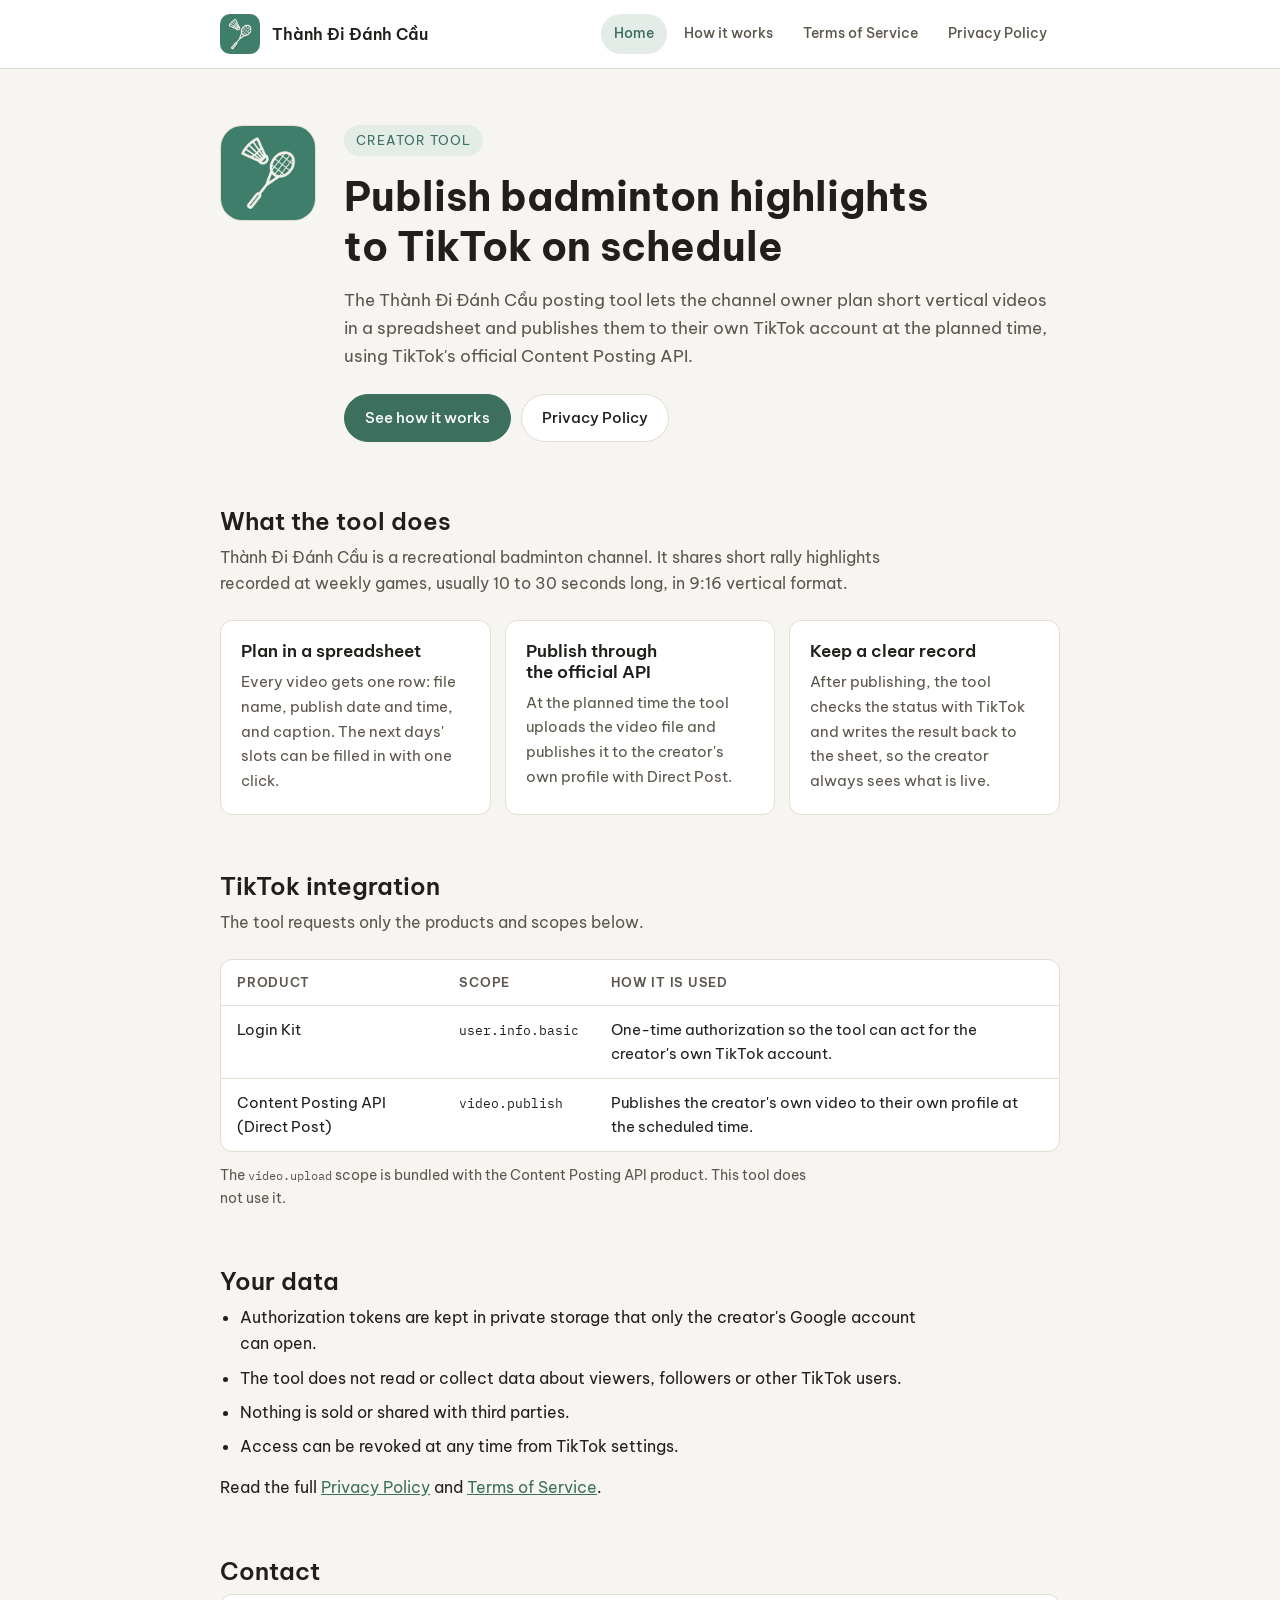
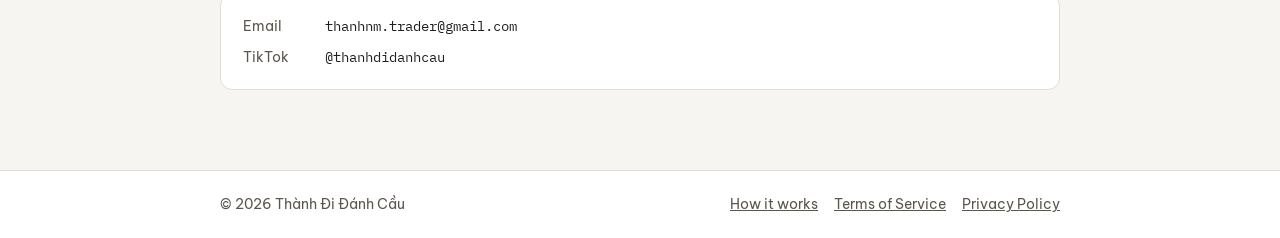
<file: index.html>
<!doctype html>
<html lang="en">
<head>
<meta charset="utf-8">
<meta name="viewport" content="width=device-width, initial-scale=1">
<title>Thành Đi Đánh Cầu Video Posting Tool</title>
<meta name="description" content="A tool that publishes the creator's own badminton highlight videos to their own TikTok account on a schedule.">
<link rel="icon" type="image/png" href="favicon.png">
<link rel="apple-touch-icon" href="favicon.png">
<link rel="preconnect" href="https://fonts.googleapis.com">
<link rel="stylesheet" href="https://fonts.googleapis.com/css2?family=Be+Vietnam+Pro:wght@400;500;600;700&family=IBM+Plex+Mono:wght@400;500&display=swap">
<link rel="stylesheet" href="style.css">
</head>
<body>
<header class="site">
  <div class="wrap">
    <a class="brand" href="index.html"><img src="favicon.png" alt="Thành Đi Đánh Cầu logo"><span>Thành Đi Đánh Cầu</span></a>
    <nav class="main">
      <a href="index.html" aria-current="page">Home</a>
      <a href="how-it-works.html">How it works</a>
      <a href="terms.html">Terms of Service</a>
      <a href="privacy.html">Privacy Policy</a>
    </nav>
  </div>
</header>

<main class="wrap">
  <div class="hero">
    <img class="hero-logo" src="favicon.png" alt="Thành Đi Đánh Cầu logo">
    <div>
      <span class="eyebrow">Creator tool</span>
      <h1>Publish badminton highlights to TikTok on schedule</h1>
      <p>
        The Thành Đi Đánh Cầu posting tool lets the channel owner plan short vertical videos in a
        spreadsheet and publishes them to their own TikTok account at the planned time, using
        TikTok's official Content Posting API.
      </p>
      <div class="actions">
        <a class="btn primary" href="how-it-works.html">See how it works</a>
        <a class="btn" href="privacy.html">Privacy Policy</a>
      </div>
    </div>
  </div>

  <section>
    <h2>What the tool does</h2>
    <p class="lead">
      Thành Đi Đánh Cầu is a recreational badminton channel. It shares short rally highlights
      recorded at weekly games, usually 10 to 30 seconds long, in 9:16 vertical format.
    </p>
    <div class="grid">
      <div class="card">
        <h3>Plan in a spreadsheet</h3>
        <p>Every video gets one row: file name, publish date and time, and caption. The next days' slots can be filled in with one click.</p>
      </div>
      <div class="card">
        <h3>Publish through the official API</h3>
        <p>At the planned time the tool uploads the video file and publishes it to the creator's own profile with Direct Post.</p>
      </div>
      <div class="card">
        <h3>Keep a clear record</h3>
        <p>After publishing, the tool checks the status with TikTok and writes the result back to the sheet, so the creator always sees what is live.</p>
      </div>
    </div>
  </section>

  <section>
    <h2>TikTok integration</h2>
    <p class="lead">The tool requests only the products and scopes below.</p>
    <div class="table-wrap">
      <table>
        <thead>
          <tr><th>Product</th><th>Scope</th><th>How it is used</th></tr>
        </thead>
        <tbody>
          <tr>
            <td>Login Kit</td>
            <td><code>user.info.basic</code></td>
            <td>One-time authorization so the tool can act for the creator's own TikTok account.</td>
          </tr>
          <tr>
            <td>Content Posting API (Direct Post)</td>
            <td><code>video.publish</code></td>
            <td>Publishes the creator's own video to their own profile at the scheduled time.</td>
          </tr>
        </tbody>
      </table>
    </div>
    <p class="note">The <code>video.upload</code> scope is bundled with the Content Posting API product. This tool does not use it.</p>
  </section>

  <section>
    <h2>Your data</h2>
    <ul>
      <li>Authorization tokens are kept in private storage that only the creator's Google account can open.</li>
      <li>The tool does not read or collect data about viewers, followers or other TikTok users.</li>
      <li>Nothing is sold or shared with third parties.</li>
      <li>Access can be revoked at any time from TikTok settings.</li>
    </ul>
    <p>Read the full <a href="privacy.html">Privacy Policy</a> and <a href="terms.html">Terms of Service</a>.</p>
  </section>

  <section>
    <h2>Contact</h2>
    <div class="contact">
      <div class="contact-row"><span class="contact-label">Email</span><span class="contact-value">thanhnm.trader@gmail.com</span></div>
      <div class="contact-row"><span class="contact-label">TikTok</span><span class="contact-value">@thanhdidanhcau</span></div>
    </div>
  </section>
</main>

<footer class="site">
  <div class="wrap">
    <span>&copy; 2026 Thành Đi Đánh Cầu</span>
    <nav>
      <a href="how-it-works.html">How it works</a>
      <a href="terms.html">Terms of Service</a>
      <a href="privacy.html">Privacy Policy</a>
    </nav>
  </div>
</footer>
</body>
</html>
</file>
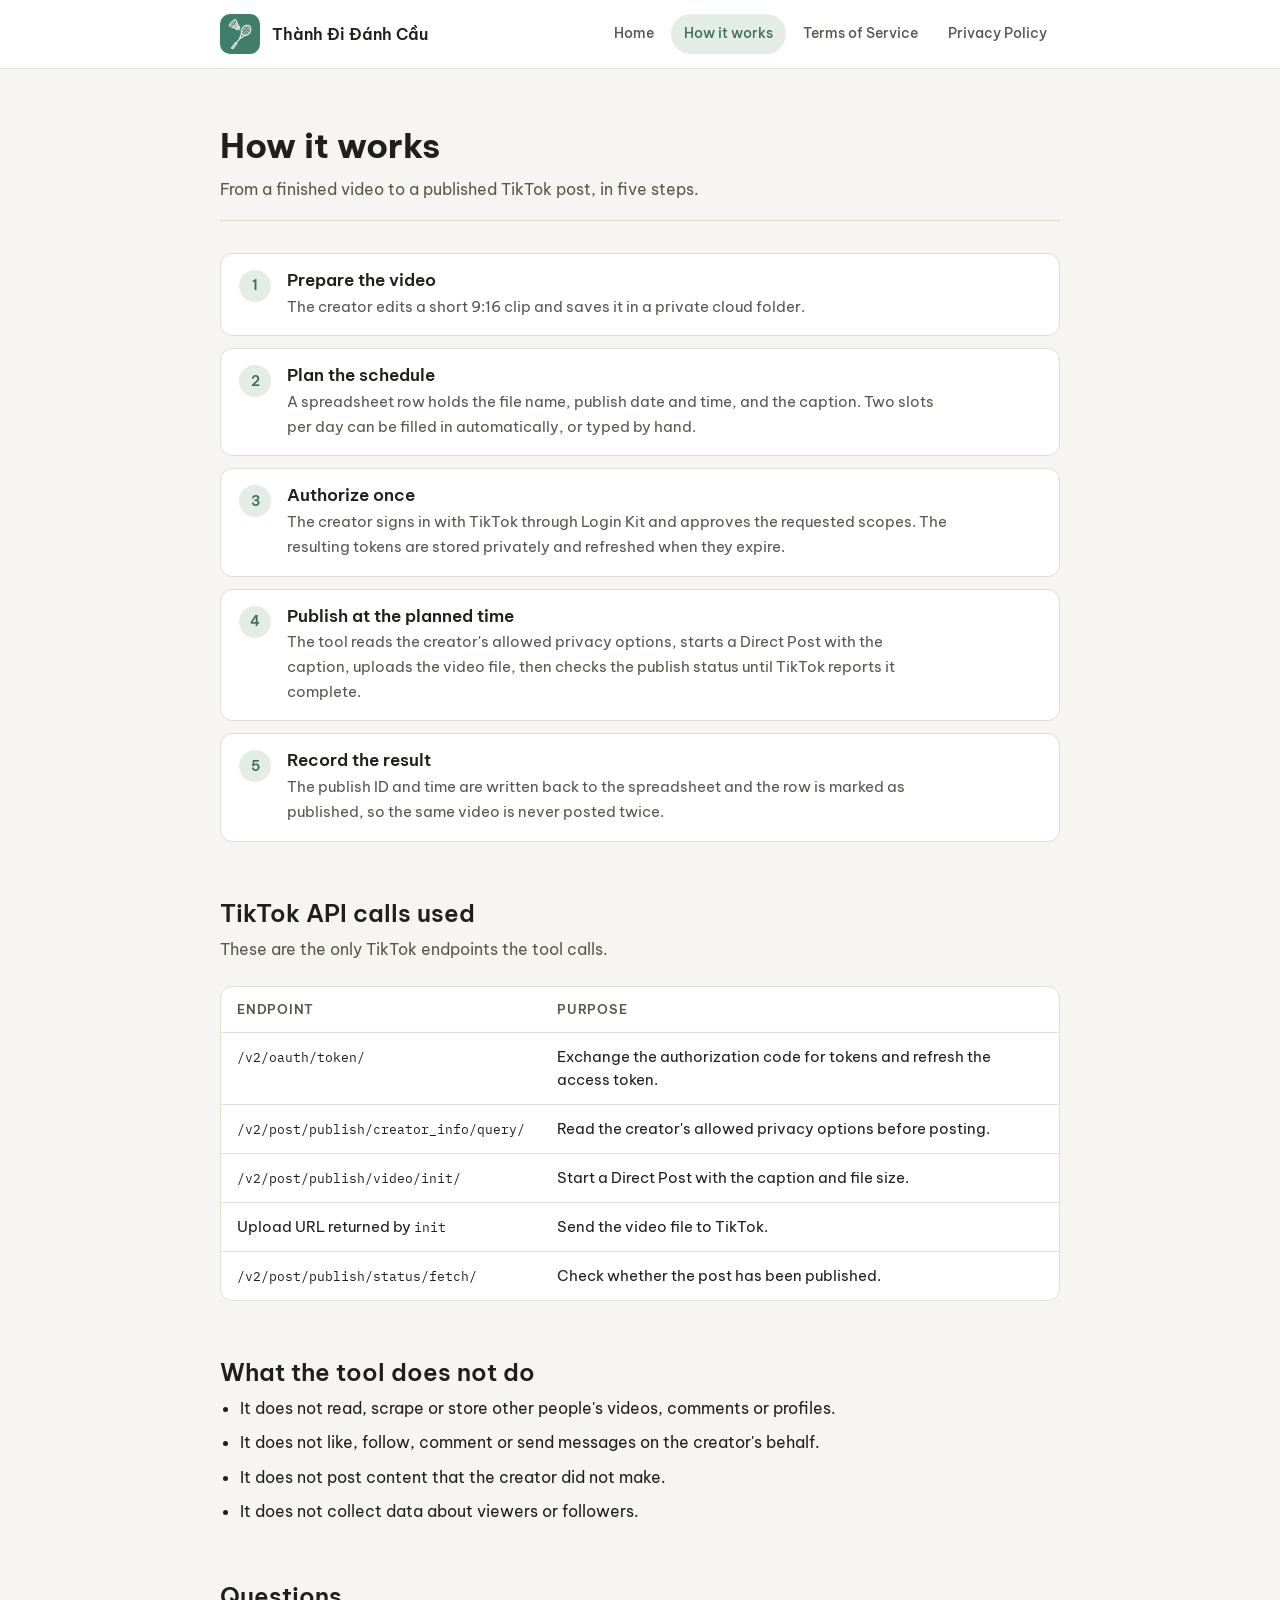
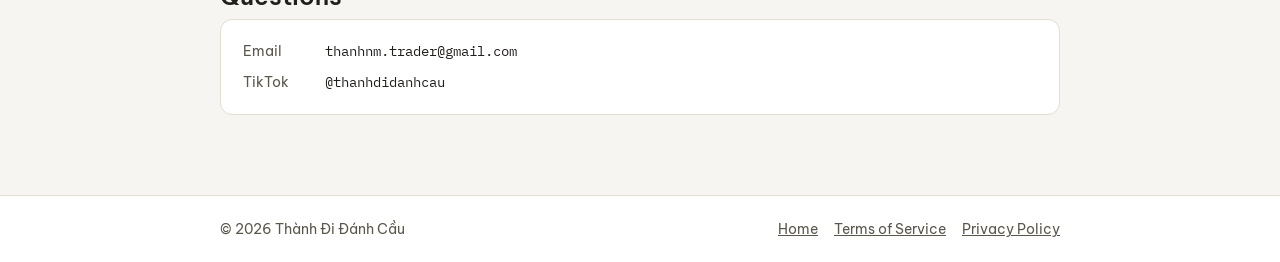
<file: how-it-works.html>
<!doctype html>
<html lang="en">
<head>
<meta charset="utf-8">
<meta name="viewport" content="width=device-width, initial-scale=1">
<title>How It Works - Thành Đi Đánh Cầu Video Posting Tool</title>
<meta name="description" content="Step by step: how the posting tool plans, authorizes and publishes videos to TikTok.">
<link rel="icon" type="image/png" href="favicon.png">
<link rel="apple-touch-icon" href="favicon.png">
<link rel="preconnect" href="https://fonts.googleapis.com">
<link rel="stylesheet" href="https://fonts.googleapis.com/css2?family=Be+Vietnam+Pro:wght@400;500;600;700&family=IBM+Plex+Mono:wght@400;500&display=swap">
<link rel="stylesheet" href="style.css">
</head>
<body>
<header class="site">
  <div class="wrap">
    <a class="brand" href="index.html"><img src="favicon.png" alt="Thành Đi Đánh Cầu logo"><span>Thành Đi Đánh Cầu</span></a>
    <nav class="main">
      <a href="index.html">Home</a>
      <a href="how-it-works.html" aria-current="page">How it works</a>
      <a href="terms.html">Terms of Service</a>
      <a href="privacy.html">Privacy Policy</a>
    </nav>
  </div>
</header>

<main class="wrap">
  <div class="doc-head">
    <h1>How it works</h1>
    <p class="lead" style="margin:8px 0 0;">From a finished video to a published TikTok post, in five steps.</p>
  </div>

  <section>
    <ol class="steps">
      <li>
        <div>
          <h3>Prepare the video</h3>
          <p>The creator edits a short 9:16 clip and saves it in a private cloud folder.</p>
        </div>
      </li>
      <li>
        <div>
          <h3>Plan the schedule</h3>
          <p>A spreadsheet row holds the file name, publish date and time, and the caption. Two slots per day can be filled in automatically, or typed by hand.</p>
        </div>
      </li>
      <li>
        <div>
          <h3>Authorize once</h3>
          <p>The creator signs in with TikTok through Login Kit and approves the requested scopes. The resulting tokens are stored privately and refreshed when they expire.</p>
        </div>
      </li>
      <li>
        <div>
          <h3>Publish at the planned time</h3>
          <p>The tool reads the creator's allowed privacy options, starts a Direct Post with the caption, uploads the video file, then checks the publish status until TikTok reports it complete.</p>
        </div>
      </li>
      <li>
        <div>
          <h3>Record the result</h3>
          <p>The publish ID and time are written back to the spreadsheet and the row is marked as published, so the same video is never posted twice.</p>
        </div>
      </li>
    </ol>
  </section>

  <section>
    <h2>TikTok API calls used</h2>
    <p class="lead">These are the only TikTok endpoints the tool calls.</p>
    <div class="table-wrap">
      <table>
        <thead>
          <tr><th>Endpoint</th><th>Purpose</th></tr>
        </thead>
        <tbody>
          <tr><td><code>/v2/oauth/token/</code></td><td>Exchange the authorization code for tokens and refresh the access token.</td></tr>
          <tr><td><code>/v2/post/publish/creator_info/query/</code></td><td>Read the creator's allowed privacy options before posting.</td></tr>
          <tr><td><code>/v2/post/publish/video/init/</code></td><td>Start a Direct Post with the caption and file size.</td></tr>
          <tr><td>Upload URL returned by <code>init</code></td><td>Send the video file to TikTok.</td></tr>
          <tr><td><code>/v2/post/publish/status/fetch/</code></td><td>Check whether the post has been published.</td></tr>
        </tbody>
      </table>
    </div>
  </section>

  <section>
    <h2>What the tool does not do</h2>
    <ul>
      <li>It does not read, scrape or store other people's videos, comments or profiles.</li>
      <li>It does not like, follow, comment or send messages on the creator's behalf.</li>
      <li>It does not post content that the creator did not make.</li>
      <li>It does not collect data about viewers or followers.</li>
    </ul>
  </section>

  <section>
    <h2>Questions</h2>
    <div class="contact">
      <div class="contact-row"><span class="contact-label">Email</span><span class="contact-value">thanhnm.trader@gmail.com</span></div>
      <div class="contact-row"><span class="contact-label">TikTok</span><span class="contact-value">@thanhdidanhcau</span></div>
    </div>
  </section>
</main>

<footer class="site">
  <div class="wrap">
    <span>&copy; 2026 Thành Đi Đánh Cầu</span>
    <nav>
      <a href="index.html">Home</a>
      <a href="terms.html">Terms of Service</a>
      <a href="privacy.html">Privacy Policy</a>
    </nav>
  </div>
</footer>
</body>
</html>
</file>
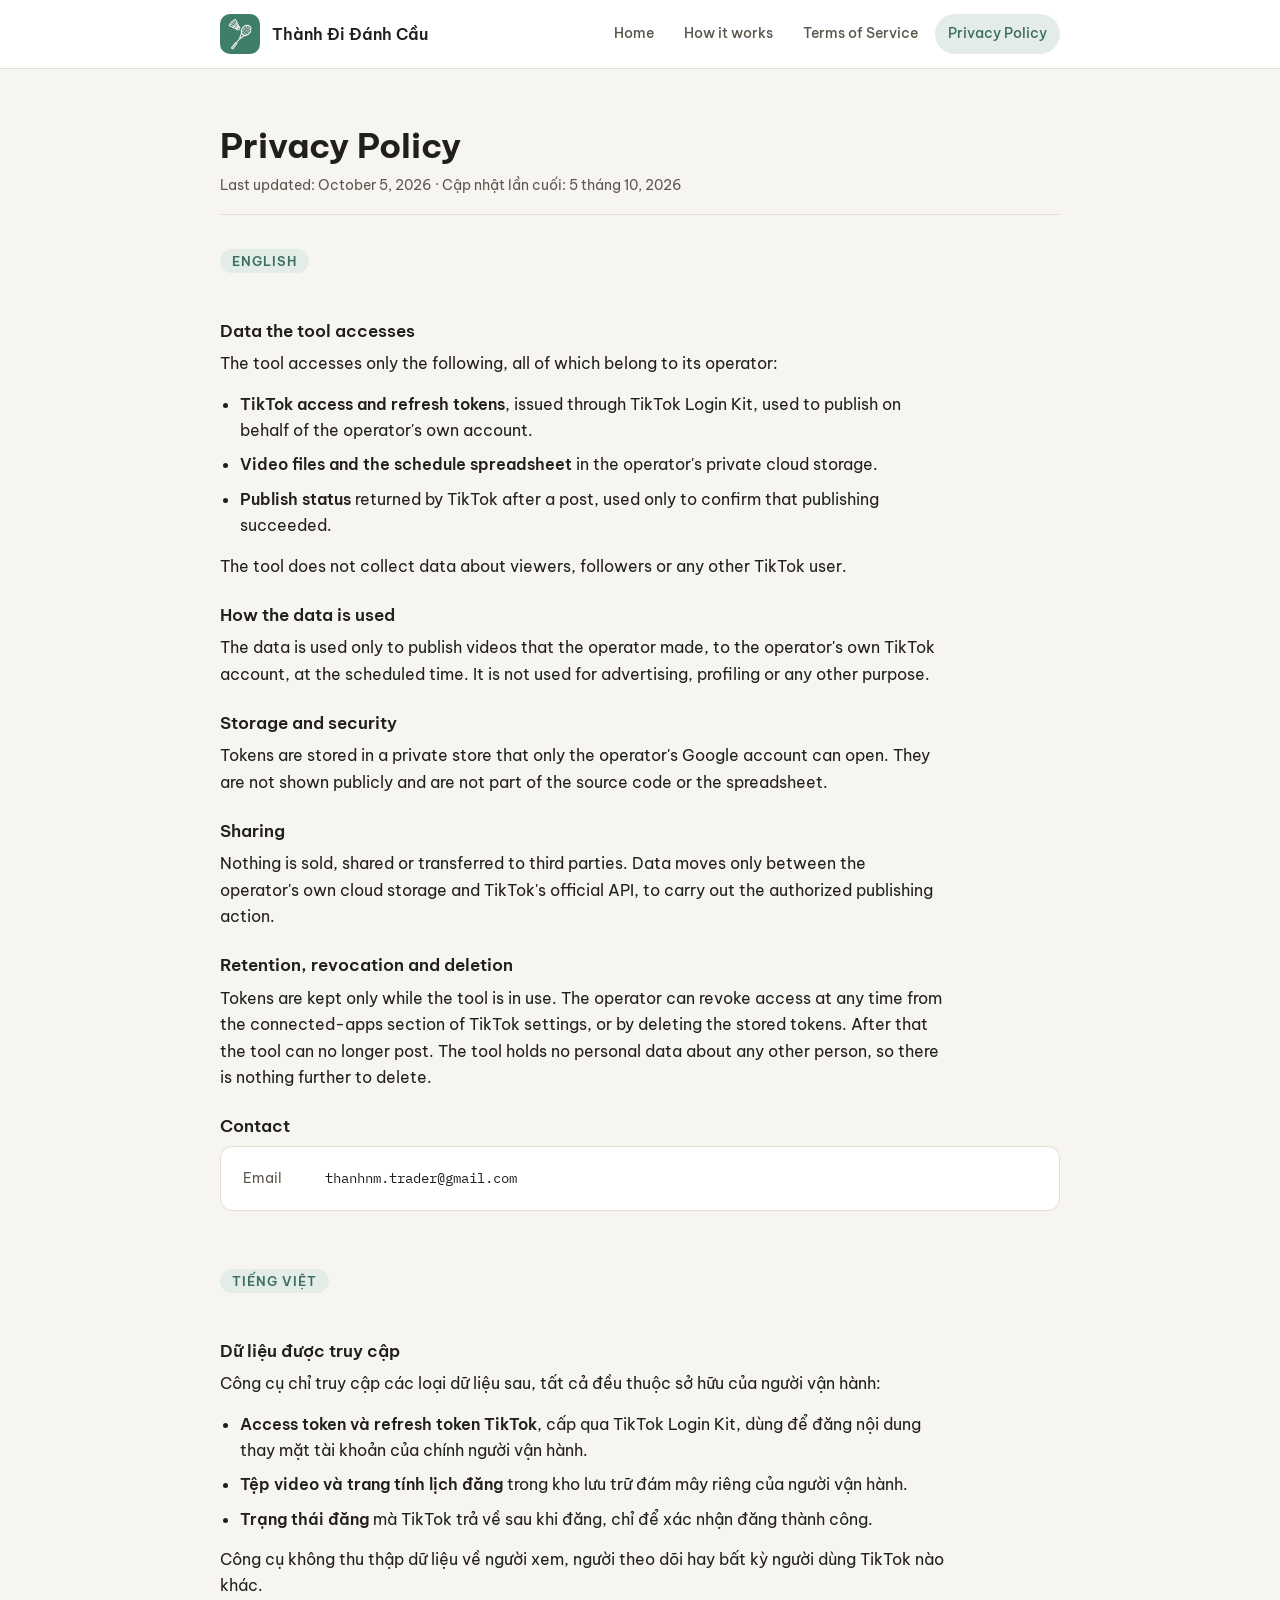
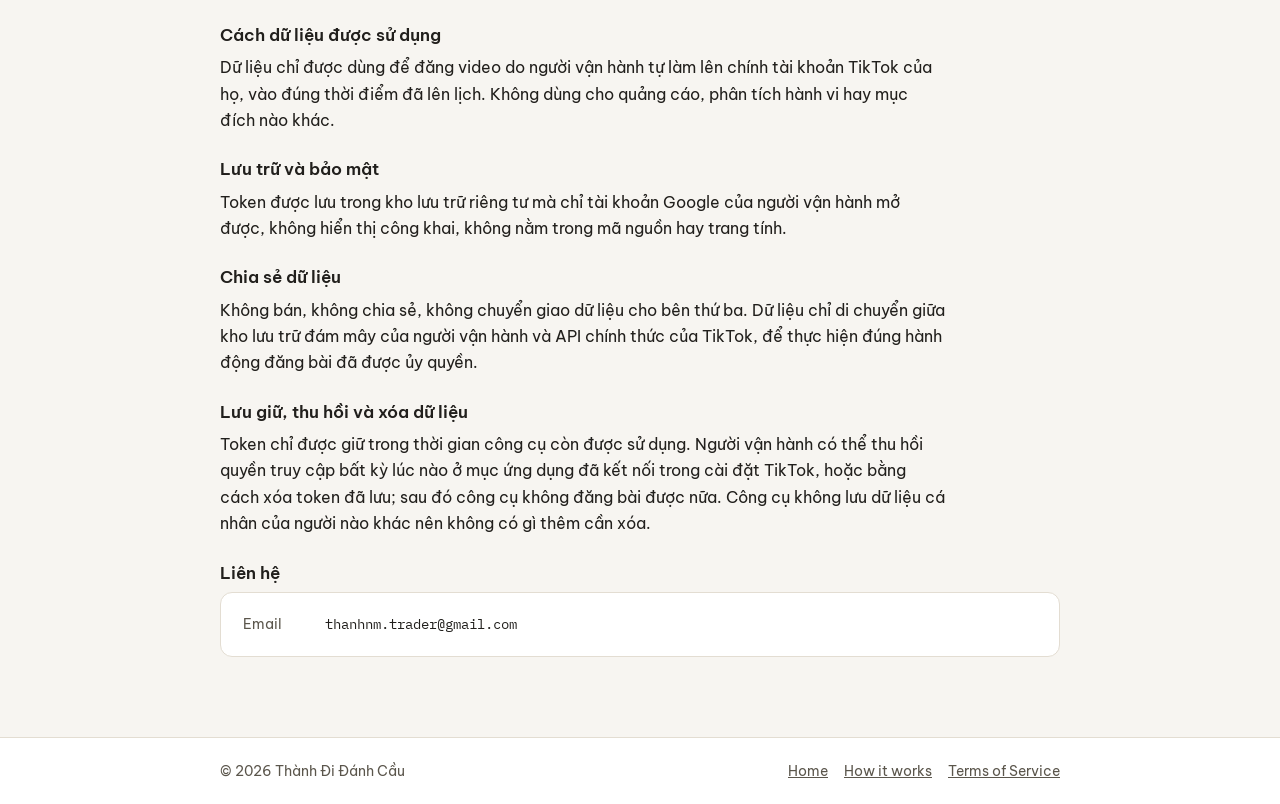
<file: privacy.html>
<!doctype html>
<html lang="en">
<head>
<meta charset="utf-8">
<meta name="viewport" content="width=device-width, initial-scale=1">
<title>Privacy Policy - Thành Đi Đánh Cầu Video Posting Tool</title>
<meta name="description" content="Privacy Policy for the Thành Đi Đánh Cầu video posting tool.">
<link rel="icon" type="image/png" href="favicon.png">
<link rel="apple-touch-icon" href="favicon.png">
<link rel="preconnect" href="https://fonts.googleapis.com">
<link rel="stylesheet" href="https://fonts.googleapis.com/css2?family=Be+Vietnam+Pro:wght@400;500;600;700&family=IBM+Plex+Mono:wght@400;500&display=swap">
<link rel="stylesheet" href="style.css">
</head>
<body>
<header class="site">
  <div class="wrap">
    <a class="brand" href="index.html"><img src="favicon.png" alt="Thành Đi Đánh Cầu logo"><span>Thành Đi Đánh Cầu</span></a>
    <nav class="main">
      <a href="index.html">Home</a>
      <a href="how-it-works.html">How it works</a>
      <a href="terms.html">Terms of Service</a>
      <a href="privacy.html" aria-current="page">Privacy Policy</a>
    </nav>
  </div>
</header>

<main class="wrap">
  <div class="doc-head">
    <h1>Privacy Policy</h1>
    <p class="updated">Last updated: October 5, 2026 &middot; Cập nhật lần cuối: 5 tháng 10, 2026</p>
  </div>

  <section class="lang" lang="en">
    <h2>English</h2>

    <h3>Data the tool accesses</h3>
    <p>The tool accesses only the following, all of which belong to its operator:</p>
    <ul>
      <li><strong>TikTok access and refresh tokens</strong>, issued through TikTok Login Kit, used to publish on behalf of the operator's own account.</li>
      <li><strong>Video files and the schedule spreadsheet</strong> in the operator's private cloud storage.</li>
      <li><strong>Publish status</strong> returned by TikTok after a post, used only to confirm that publishing succeeded.</li>
    </ul>
    <p>The tool does not collect data about viewers, followers or any other TikTok user.</p>

    <h3>How the data is used</h3>
    <p>The data is used only to publish videos that the operator made, to the operator's own TikTok account, at the scheduled time. It is not used for advertising, profiling or any other purpose.</p>

    <h3>Storage and security</h3>
    <p>Tokens are stored in a private store that only the operator's Google account can open. They are not shown publicly and are not part of the source code or the spreadsheet.</p>

    <h3>Sharing</h3>
    <p>Nothing is sold, shared or transferred to third parties. Data moves only between the operator's own cloud storage and TikTok's official API, to carry out the authorized publishing action.</p>

    <h3>Retention, revocation and deletion</h3>
    <p>Tokens are kept only while the tool is in use. The operator can revoke access at any time from the connected-apps section of TikTok settings, or by deleting the stored tokens. After that the tool can no longer post. The tool holds no personal data about any other person, so there is nothing further to delete.</p>

    <h3>Contact</h3>
    <div class="contact">
      <div class="contact-row"><span class="contact-label">Email</span><span class="contact-value">thanhnm.trader@gmail.com</span></div>
    </div>
  </section>

  <section class="lang" lang="vi">
    <h2>Tiếng Việt</h2>

    <h3>Dữ liệu được truy cập</h3>
    <p>Công cụ chỉ truy cập các loại dữ liệu sau, tất cả đều thuộc sở hữu của người vận hành:</p>
    <ul>
      <li><strong>Access token và refresh token TikTok</strong>, cấp qua TikTok Login Kit, dùng để đăng nội dung thay mặt tài khoản của chính người vận hành.</li>
      <li><strong>Tệp video và trang tính lịch đăng</strong> trong kho lưu trữ đám mây riêng của người vận hành.</li>
      <li><strong>Trạng thái đăng</strong> mà TikTok trả về sau khi đăng, chỉ để xác nhận đăng thành công.</li>
    </ul>
    <p>Công cụ không thu thập dữ liệu về người xem, người theo dõi hay bất kỳ người dùng TikTok nào khác.</p>

    <h3>Cách dữ liệu được sử dụng</h3>
    <p>Dữ liệu chỉ được dùng để đăng video do người vận hành tự làm lên chính tài khoản TikTok của họ, vào đúng thời điểm đã lên lịch. Không dùng cho quảng cáo, phân tích hành vi hay mục đích nào khác.</p>

    <h3>Lưu trữ và bảo mật</h3>
    <p>Token được lưu trong kho lưu trữ riêng tư mà chỉ tài khoản Google của người vận hành mở được, không hiển thị công khai, không nằm trong mã nguồn hay trang tính.</p>

    <h3>Chia sẻ dữ liệu</h3>
    <p>Không bán, không chia sẻ, không chuyển giao dữ liệu cho bên thứ ba. Dữ liệu chỉ di chuyển giữa kho lưu trữ đám mây của người vận hành và API chính thức của TikTok, để thực hiện đúng hành động đăng bài đã được ủy quyền.</p>

    <h3>Lưu giữ, thu hồi và xóa dữ liệu</h3>
    <p>Token chỉ được giữ trong thời gian công cụ còn được sử dụng. Người vận hành có thể thu hồi quyền truy cập bất kỳ lúc nào ở mục ứng dụng đã kết nối trong cài đặt TikTok, hoặc bằng cách xóa token đã lưu; sau đó công cụ không đăng bài được nữa. Công cụ không lưu dữ liệu cá nhân của người nào khác nên không có gì thêm cần xóa.</p>

    <h3>Liên hệ</h3>
    <div class="contact">
      <div class="contact-row"><span class="contact-label">Email</span><span class="contact-value">thanhnm.trader@gmail.com</span></div>
    </div>
  </section>
</main>

<footer class="site">
  <div class="wrap">
    <span>&copy; 2026 Thành Đi Đánh Cầu</span>
    <nav>
      <a href="index.html">Home</a>
      <a href="how-it-works.html">How it works</a>
      <a href="terms.html">Terms of Service</a>
    </nav>
  </div>
</footer>
</body>
</html>
</file>
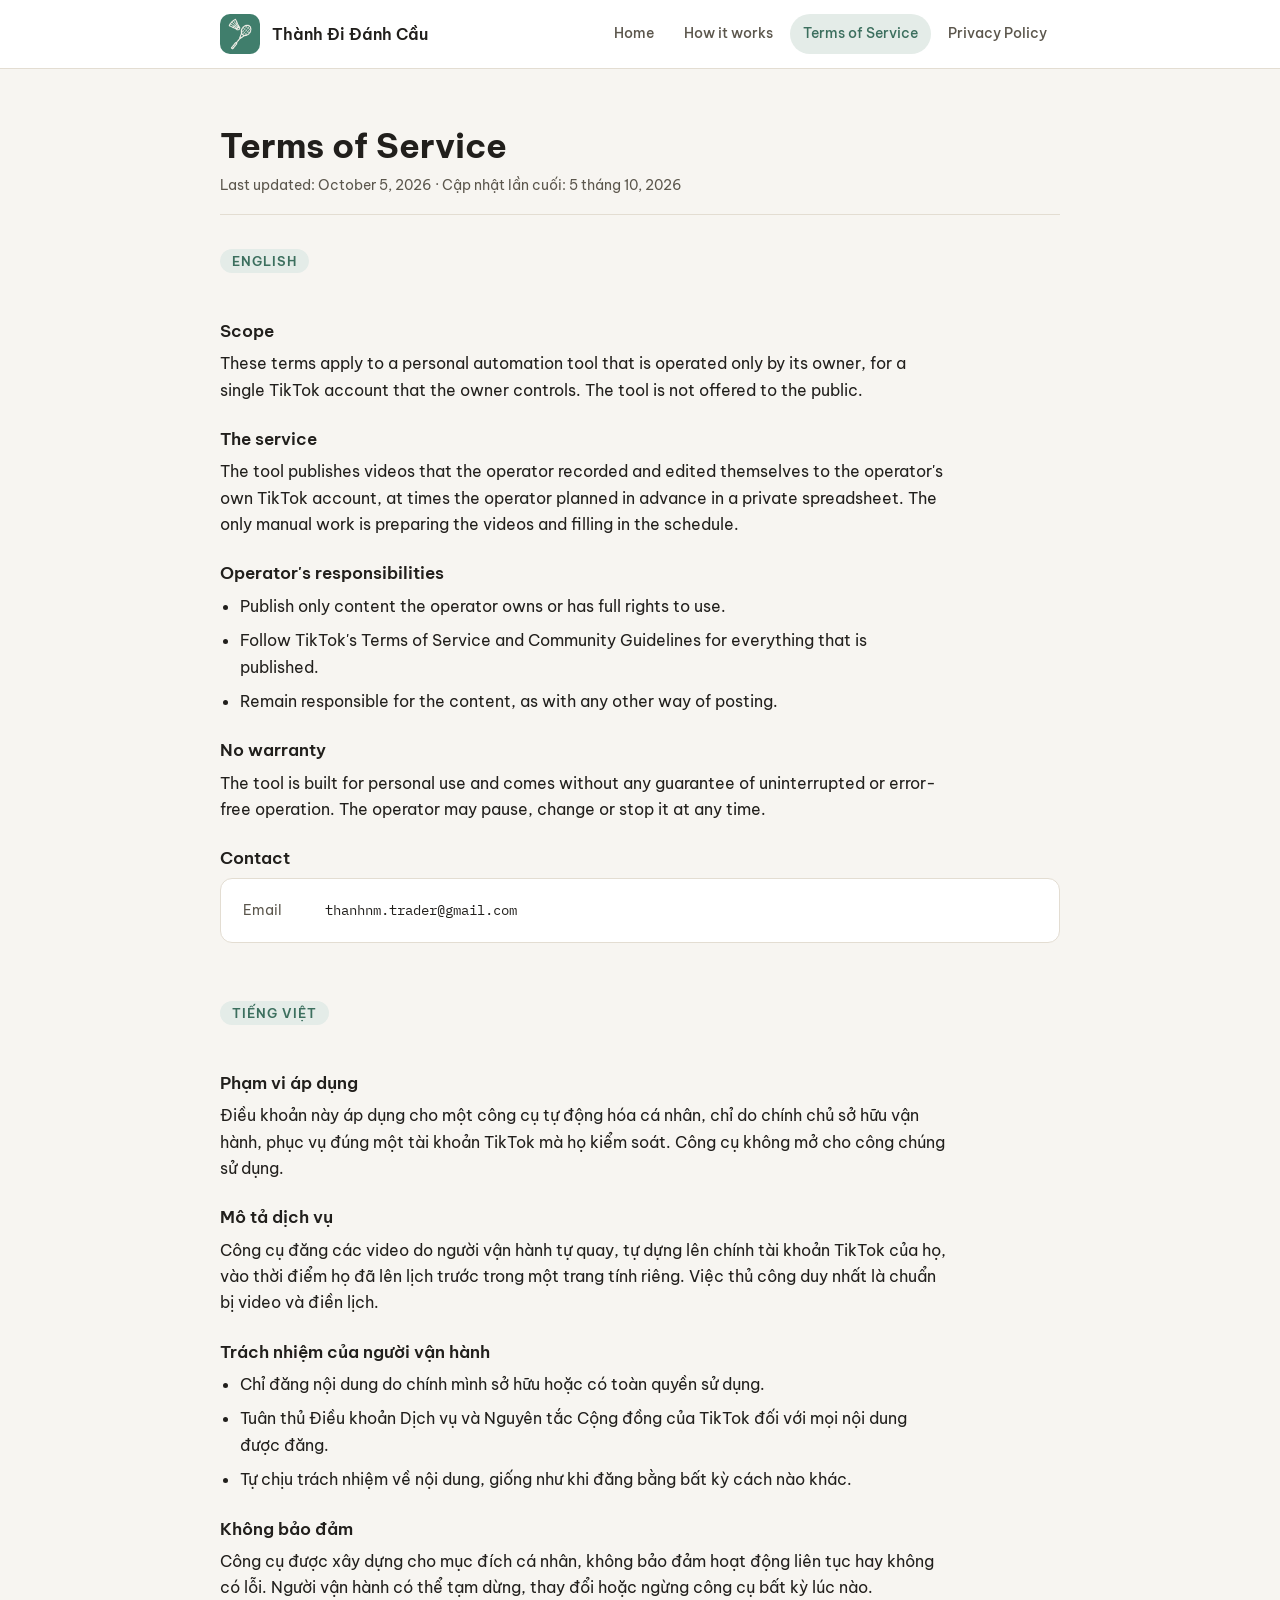
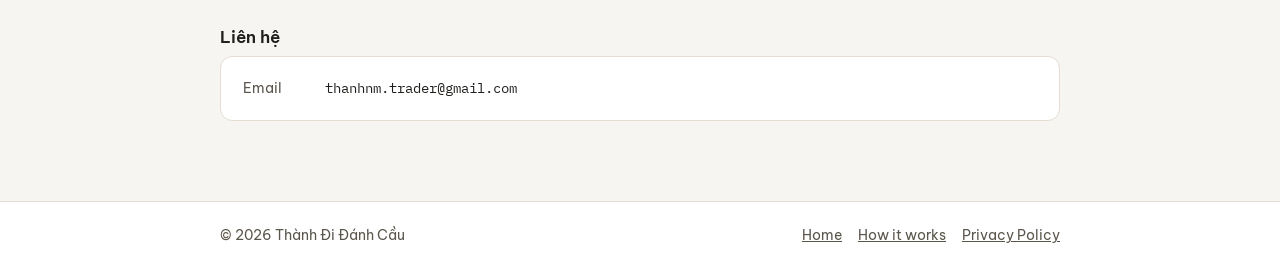
<file: terms.html>
<!doctype html>
<html lang="en">
<head>
<meta charset="utf-8">
<meta name="viewport" content="width=device-width, initial-scale=1">
<title>Terms of Service - Thành Đi Đánh Cầu Video Posting Tool</title>
<meta name="description" content="Terms of Service for the Thành Đi Đánh Cầu video posting tool.">
<link rel="icon" type="image/png" href="favicon.png">
<link rel="apple-touch-icon" href="favicon.png">
<link rel="preconnect" href="https://fonts.googleapis.com">
<link rel="stylesheet" href="https://fonts.googleapis.com/css2?family=Be+Vietnam+Pro:wght@400;500;600;700&family=IBM+Plex+Mono:wght@400;500&display=swap">
<link rel="stylesheet" href="style.css">
</head>
<body>
<header class="site">
  <div class="wrap">
    <a class="brand" href="index.html"><img src="favicon.png" alt="Thành Đi Đánh Cầu logo"><span>Thành Đi Đánh Cầu</span></a>
    <nav class="main">
      <a href="index.html">Home</a>
      <a href="how-it-works.html">How it works</a>
      <a href="terms.html" aria-current="page">Terms of Service</a>
      <a href="privacy.html">Privacy Policy</a>
    </nav>
  </div>
</header>

<main class="wrap">
  <div class="doc-head">
    <h1>Terms of Service</h1>
    <p class="updated">Last updated: October 5, 2026 &middot; Cập nhật lần cuối: 5 tháng 10, 2026</p>
  </div>

  <section class="lang" lang="en">
    <h2>English</h2>

    <h3>Scope</h3>
    <p>These terms apply to a personal automation tool that is operated only by its owner, for a single TikTok account that the owner controls. The tool is not offered to the public.</p>

    <h3>The service</h3>
    <p>The tool publishes videos that the operator recorded and edited themselves to the operator's own TikTok account, at times the operator planned in advance in a private spreadsheet. The only manual work is preparing the videos and filling in the schedule.</p>

    <h3>Operator's responsibilities</h3>
    <ul>
      <li>Publish only content the operator owns or has full rights to use.</li>
      <li>Follow TikTok's Terms of Service and Community Guidelines for everything that is published.</li>
      <li>Remain responsible for the content, as with any other way of posting.</li>
    </ul>

    <h3>No warranty</h3>
    <p>The tool is built for personal use and comes without any guarantee of uninterrupted or error-free operation. The operator may pause, change or stop it at any time.</p>

    <h3>Contact</h3>
    <div class="contact">
      <div class="contact-row"><span class="contact-label">Email</span><span class="contact-value">thanhnm.trader@gmail.com</span></div>
    </div>
  </section>

  <section class="lang" lang="vi">
    <h2>Tiếng Việt</h2>

    <h3>Phạm vi áp dụng</h3>
    <p>Điều khoản này áp dụng cho một công cụ tự động hóa cá nhân, chỉ do chính chủ sở hữu vận hành, phục vụ đúng một tài khoản TikTok mà họ kiểm soát. Công cụ không mở cho công chúng sử dụng.</p>

    <h3>Mô tả dịch vụ</h3>
    <p>Công cụ đăng các video do người vận hành tự quay, tự dựng lên chính tài khoản TikTok của họ, vào thời điểm họ đã lên lịch trước trong một trang tính riêng. Việc thủ công duy nhất là chuẩn bị video và điền lịch.</p>

    <h3>Trách nhiệm của người vận hành</h3>
    <ul>
      <li>Chỉ đăng nội dung do chính mình sở hữu hoặc có toàn quyền sử dụng.</li>
      <li>Tuân thủ Điều khoản Dịch vụ và Nguyên tắc Cộng đồng của TikTok đối với mọi nội dung được đăng.</li>
      <li>Tự chịu trách nhiệm về nội dung, giống như khi đăng bằng bất kỳ cách nào khác.</li>
    </ul>

    <h3>Không bảo đảm</h3>
    <p>Công cụ được xây dựng cho mục đích cá nhân, không bảo đảm hoạt động liên tục hay không có lỗi. Người vận hành có thể tạm dừng, thay đổi hoặc ngừng công cụ bất kỳ lúc nào.</p>

    <h3>Liên hệ</h3>
    <div class="contact">
      <div class="contact-row"><span class="contact-label">Email</span><span class="contact-value">thanhnm.trader@gmail.com</span></div>
    </div>
  </section>
</main>

<footer class="site">
  <div class="wrap">
    <span>&copy; 2026 Thành Đi Đánh Cầu</span>
    <nav>
      <a href="index.html">Home</a>
      <a href="how-it-works.html">How it works</a>
      <a href="privacy.html">Privacy Policy</a>
    </nav>
  </div>
</footer>
</body>
</html>
</file>
<file: style.css>
:root{
  --bg:#f7f5f1; --surface:#ffffff; --border:#e3ddd2;
  --text:#211f1c; --text-muted:#5b564c;
  --accent:#3c6f5e; --accent-soft:#e4ece8; --on-accent:#ffffff;
  color-scheme:light;
}
@media (prefers-color-scheme: dark){
  :root{
    --bg:#17181a; --surface:#1f2123; --border:#33352f;
    --text:#ece9e2; --text-muted:#a8a496;
    --accent:#7fb59e; --accent-soft:#26332c; --on-accent:#10211a;
    color-scheme:dark;
  }
}

*{box-sizing:border-box;}
body{
  margin:0;
  background:var(--bg);
  color:var(--text);
  font-family:"Be Vietnam Pro",-apple-system,BlinkMacSystemFont,"Segoe UI",sans-serif;
  line-height:1.65;
}
h1,h2,h3{text-wrap:balance;line-height:1.25;margin:0;}
a{color:var(--accent);}
.wrap{max-width:880px;margin-inline:auto;padding-inline:20px;}

/* header */
header.site{background:var(--surface);border-bottom:1px solid var(--border);}
header.site .wrap{
  display:flex;align-items:center;justify-content:space-between;
  gap:12px 24px;flex-wrap:wrap;padding-block:14px;
}
.brand{display:flex;align-items:center;gap:12px;text-decoration:none;color:var(--text);}
.brand img{width:40px;height:40px;border-radius:10px;object-fit:cover;display:block;}
.brand span{font-weight:600;font-size:16px;}
nav.main{display:flex;gap:4px;flex-wrap:wrap;}
nav.main a{
  padding:8px 13px;border-radius:999px;font-size:14px;font-weight:500;
  color:var(--text-muted);text-decoration:none;
}
nav.main a:hover,
nav.main a[aria-current="page"]{background:var(--accent-soft);color:var(--accent);}

main{padding-block:56px 80px;}
section{margin-bottom:56px;}
section:last-child{margin-bottom:0;}
h2{font-size:24px;font-weight:600;margin-bottom:8px;}
.lead{color:var(--text-muted);margin:0 0 24px;max-width:62ch;}
p{margin:0 0 14px;max-width:66ch;}
ul{margin:0 0 14px;padding-left:20px;}
li{margin-bottom:8px;max-width:62ch;}
strong{font-weight:600;}
code{font-family:"IBM Plex Mono",ui-monospace,monospace;font-size:.88em;}

/* hero */
.hero{display:flex;gap:28px;align-items:flex-start;margin-bottom:64px;}
.hero-logo{width:96px;height:96px;border-radius:22px;object-fit:cover;flex:none;border:1px solid var(--border);}
.eyebrow{
  display:inline-block;font-size:12.5px;letter-spacing:.08em;text-transform:uppercase;
  color:var(--accent);background:var(--accent-soft);padding:5px 12px;border-radius:999px;margin-bottom:16px;
}
.hero h1{font-size:clamp(28px,5vw,40px);font-weight:700;margin-bottom:14px;}
.hero p{font-size:17px;color:var(--text-muted);margin-bottom:24px;}
.actions{display:flex;gap:10px;flex-wrap:wrap;}
.btn{
  display:inline-block;padding:11px 20px;border-radius:999px;font-size:14.5px;font-weight:500;
  text-decoration:none;border:1px solid var(--border);color:var(--text);background:var(--surface);
}
.btn.primary{background:var(--accent);border-color:var(--accent);color:var(--on-accent);}
.btn:hover{filter:brightness(.96);}
@media (max-width:560px){
  .hero{flex-direction:column;gap:18px;}
  .hero-logo{width:72px;height:72px;border-radius:16px;}
}

/* cards */
.grid{display:grid;grid-template-columns:repeat(auto-fit,minmax(230px,1fr));gap:14px;}
.card{background:var(--surface);border:1px solid var(--border);border-radius:12px;padding:20px;}
.card h3{font-size:16.5px;font-weight:600;margin-bottom:8px;}
.card p{font-size:15px;color:var(--text-muted);margin:0;}

/* ordered steps (a real sequence) */
.steps{list-style:none;counter-reset:step;padding:0;margin:0;display:grid;gap:12px;}
.steps li{
  counter-increment:step;display:grid;grid-template-columns:34px 1fr;gap:14px;
  background:var(--surface);border:1px solid var(--border);border-radius:12px;
  padding:16px 18px;margin:0;max-width:none;
}
.steps li::before{
  content:counter(step);width:32px;height:32px;border-radius:50%;
  background:var(--accent-soft);color:var(--accent);
  display:grid;place-items:center;font-weight:600;font-size:14px;
}
.steps h3{font-size:16.5px;font-weight:600;margin-bottom:4px;}
.steps p{font-size:15px;color:var(--text-muted);margin:0;}

/* tables */
.table-wrap{overflow-x:auto;background:var(--surface);border:1px solid var(--border);border-radius:12px;}
table{width:100%;border-collapse:collapse;font-size:14.5px;}
th,td{text-align:left;padding:12px 16px;border-bottom:1px solid var(--border);vertical-align:top;}
th{font-size:12.5px;letter-spacing:.06em;text-transform:uppercase;color:var(--text-muted);font-weight:600;}
tr:last-child td{border-bottom:none;}
.note{font-size:14px;color:var(--text-muted);margin-top:12px;}

/* legal pages */
.doc-head{margin-bottom:32px;padding-bottom:18px;border-bottom:1px solid var(--border);}
.doc-head h1{font-size:clamp(26px,5vw,34px);font-weight:700;margin-bottom:6px;}
.updated{color:var(--text-muted);font-size:13.5px;margin:0;}
.lang{margin-bottom:56px;}
.lang > h2{
  font-size:13px;letter-spacing:.08em;text-transform:uppercase;color:var(--accent);
  background:var(--accent-soft);display:inline-block;padding:4px 12px;border-radius:999px;margin-bottom:22px;
}
.lang h3{font-size:17px;font-weight:600;margin:26px 0 8px;}

/* contact */
.contact{background:var(--surface);border:1px solid var(--border);border-radius:12px;padding:20px 22px;}
.contact-row{display:flex;align-items:baseline;gap:10px;flex-wrap:wrap;}
.contact-row + .contact-row{margin-top:8px;}
.contact-label{color:var(--text-muted);font-size:13.5px;min-width:72px;}
.contact-value{font-family:"IBM Plex Mono",ui-monospace,monospace;font-size:14px;}

/* footer */
footer.site{border-top:1px solid var(--border);background:var(--surface);}
footer.site .wrap{
  display:flex;justify-content:space-between;gap:12px 24px;flex-wrap:wrap;
  padding-block:22px;font-size:13.5px;color:var(--text-muted);
}
footer.site nav{display:flex;gap:16px;flex-wrap:wrap;}
footer.site a{color:var(--text-muted);}
</file>
